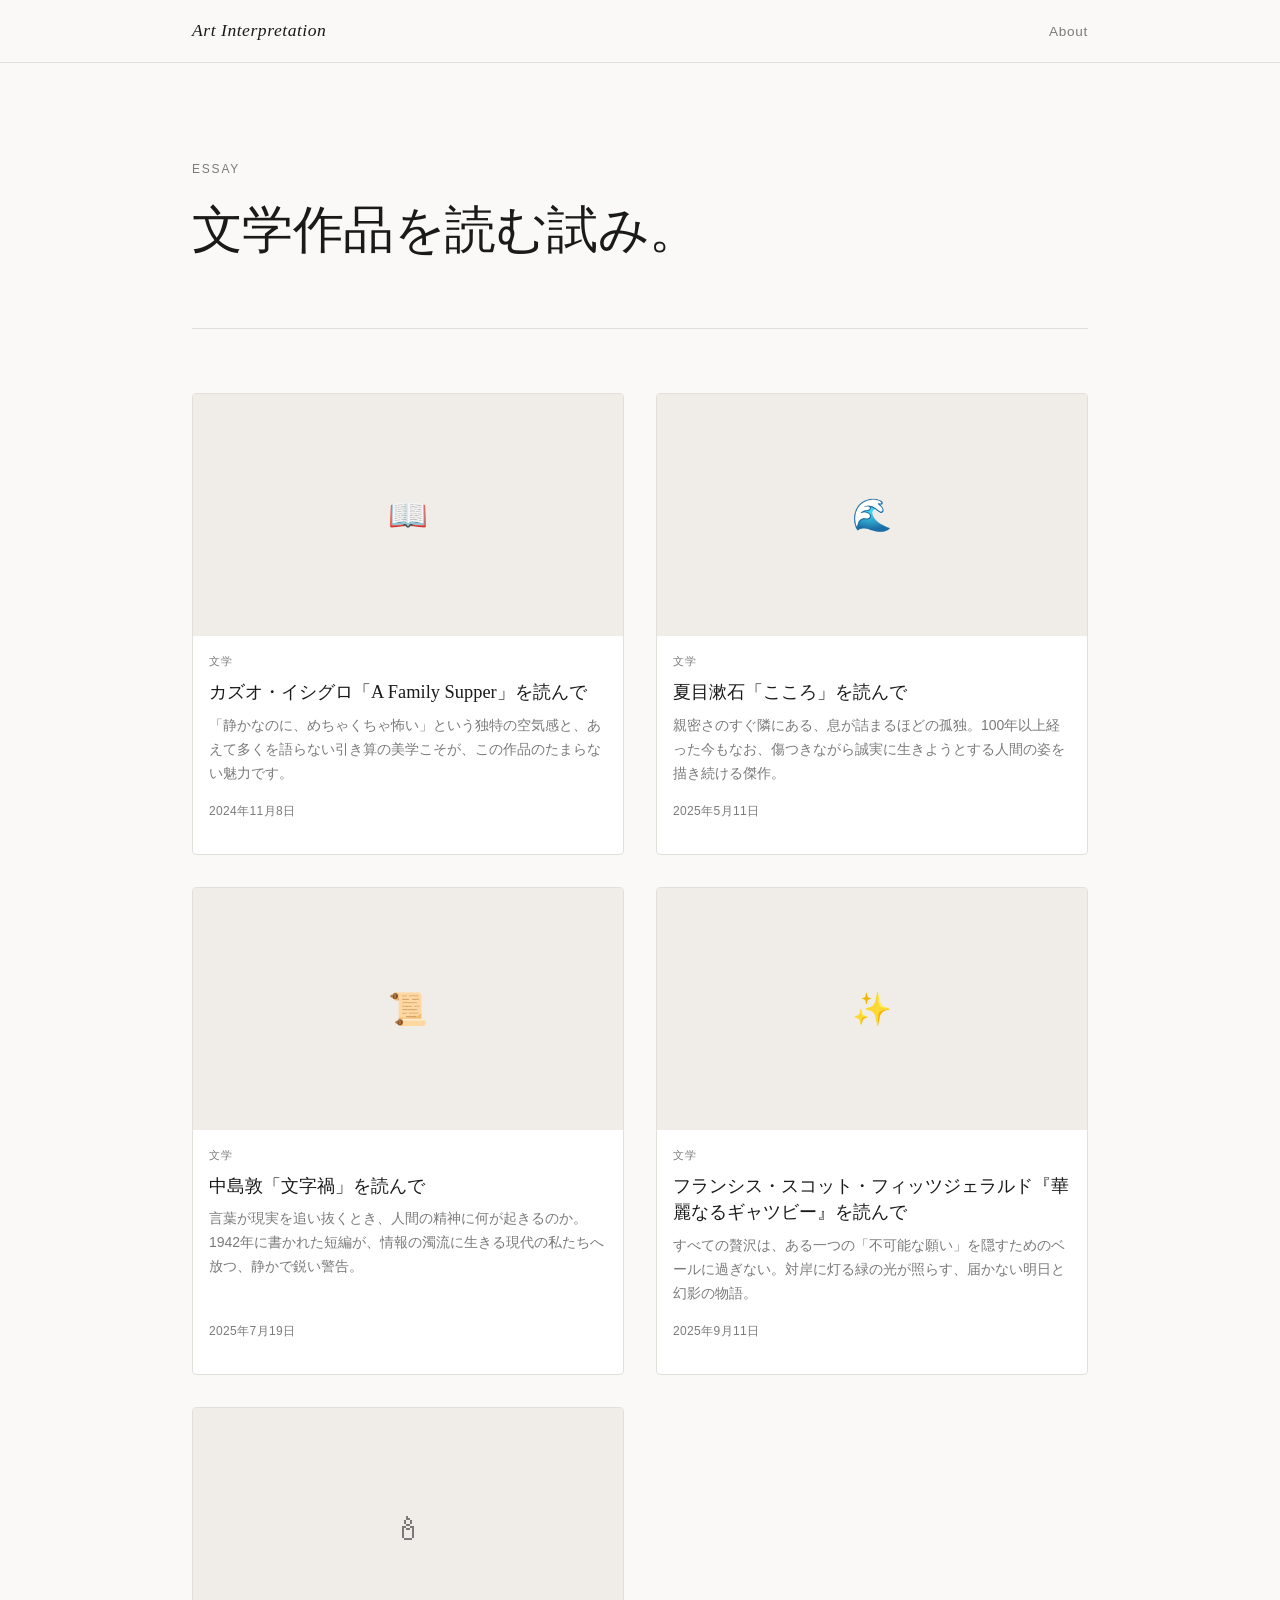
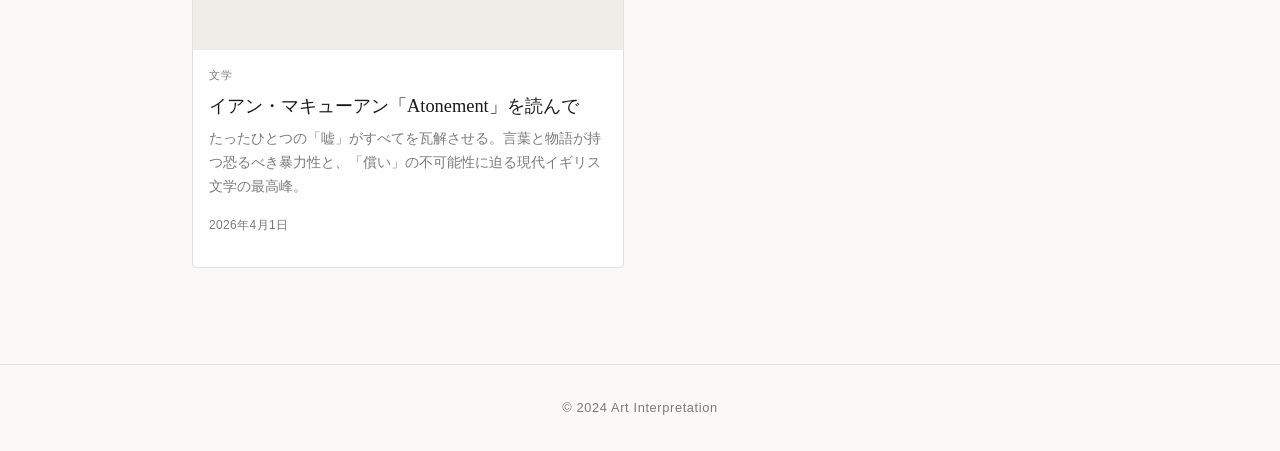
<file: index.html>
<!DOCTYPE html>
<html lang="ja">
<head>
  <meta charset="UTF-8">
  <meta name="viewport" content="width=device-width, initial-scale=1.0">
  <title>Art Interpretation — 作品解釈ブログ</title>
  <link rel="stylesheet" href="css/style.css">
</head>
<body>

  <header class="site-header">
    <div class="container">
      <a href="index.html" class="site-title">Art Interpretation</a>
      <nav class="site-nav">
        <a href="#">About</a>
      </nav>
    </div>
  </header>

  <main class="container">

    <section class="hero">
      <p class="hero-label">Essay</p>
      <h1 class="hero-title">文学作品を読む試み。</h1>
    </section>

    <section class="post-grid" id="post-grid">
      <!-- 記事カードは main.js が動的に挿入 -->
    </section>

  </main>

  <footer class="site-footer">
    <div class="container">
      <p>&copy; 2024 Art Interpretation</p>
    </div>
  </footer>

  <script src="js/main.js"></script>
</body>
</html>
</file>
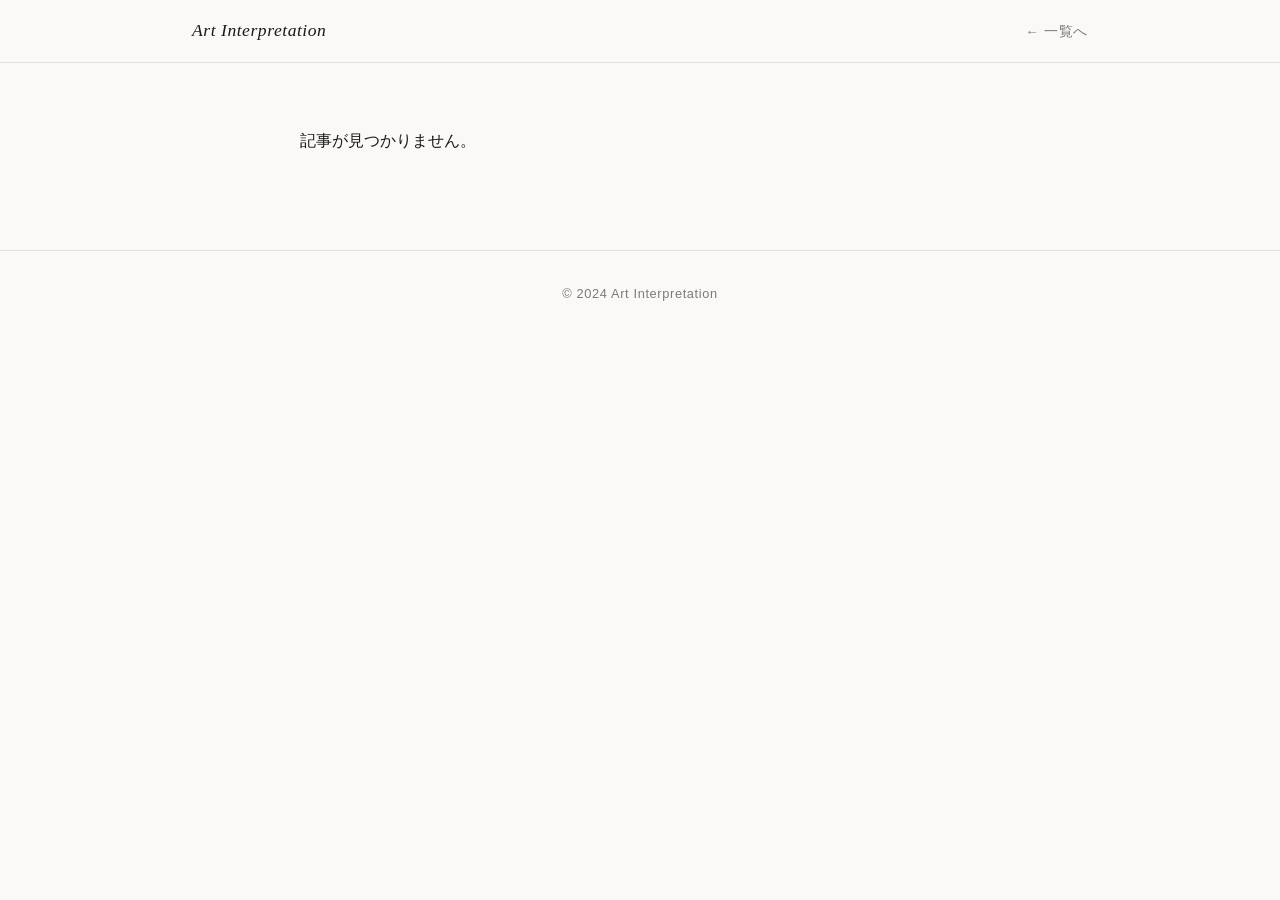
<file: post.html>
<!DOCTYPE html>
<html lang="ja">
<head>
  <meta charset="UTF-8">
  <meta name="viewport" content="width=device-width, initial-scale=1.0">
  <title>記事 — Art Interpretation</title>
  <link rel="stylesheet" href="css/style.css">
</head>
<body>

  <header class="site-header">
    <div class="container">
      <a href="index.html" class="site-title">Art Interpretation</a>
      <nav class="site-nav">
        <a href="index.html">← 一覧へ</a>
      </nav>
    </div>
  </header>

  <main class="container">
    <article class="post-article" id="post-article">
      <!-- main.js が動的に挿入 -->
    </article>
  </main>

  <footer class="site-footer">
    <div class="container">
      <p>&copy; 2024 Art Interpretation</p>
    </div>
  </footer>

  <script src="js/main.js"></script>
</body>
</html>
</file>
<file: css/style.css>
/* ===== Reset & Base ===== */
*, *::before, *::after {
  box-sizing: border-box;
  margin: 0;
  padding: 0;
}

:root {
  --color-bg: #faf9f7;
  --color-text: #1a1a1a;
  --color-muted: #7a7a7a;
  --color-border: #e2e0db;
  --color-accent: #2d2d2d;
  --color-tag-bg: #f0ede8;

  --font-serif: 'Georgia', 'Times New Roman', serif;
  --font-sans: 'Helvetica Neue', 'Hiragino Sans', 'Meiryo', sans-serif;

  --space-xs: 0.5rem;
  --space-sm: 1rem;
  --space-md: 2rem;
  --space-lg: 4rem;
  --space-xl: 6rem;

  --max-width: 960px;
  --radius: 4px;
}

html {
  font-size: 16px;
  scroll-behavior: smooth;
}

body {
  background-color: var(--color-bg);
  color: var(--color-text);
  font-family: var(--font-sans);
  line-height: 1.7;
  -webkit-font-smoothing: antialiased;
}

a {
  color: inherit;
  text-decoration: none;
}

img {
  display: block;
  max-width: 100%;
}

/* ===== Layout ===== */
.container {
  max-width: var(--max-width);
  margin: 0 auto;
  padding: 0 var(--space-md);
}

/* ===== Header ===== */
.site-header {
  border-bottom: 1px solid var(--color-border);
  padding: var(--space-sm) 0;
  position: sticky;
  top: 0;
  background-color: var(--color-bg);
  z-index: 100;
}

.site-header .container {
  display: flex;
  align-items: center;
  justify-content: space-between;
}

.site-title {
  font-family: var(--font-serif);
  font-size: 1.1rem;
  letter-spacing: 0.03em;
  font-style: italic;
}

.site-nav a {
  font-size: 0.85rem;
  color: var(--color-muted);
  letter-spacing: 0.05em;
  transition: color 0.2s;
}

.site-nav a:hover {
  color: var(--color-text);
}

/* ===== Hero ===== */
.hero {
  padding: var(--space-xl) 0 var(--space-lg);
  border-bottom: 1px solid var(--color-border);
  margin-bottom: var(--space-lg);
}

.hero-label {
  font-size: 0.75rem;
  letter-spacing: 0.15em;
  text-transform: uppercase;
  color: var(--color-muted);
  margin-bottom: var(--space-sm);
}

.hero-title {
  font-family: var(--font-serif);
  font-size: clamp(2rem, 5vw, 3.2rem);
  font-weight: normal;
  line-height: 1.35;
  letter-spacing: -0.01em;
}

/* ===== Post Grid ===== */
.post-grid {
  display: grid;
  grid-template-columns: repeat(auto-fill, minmax(280px, 1fr));
  gap: var(--space-md);
  padding-bottom: var(--space-xl);
}

/* ===== Post Card ===== */
.post-card {
  display: flex;
  flex-direction: column;
  border: 1px solid var(--color-border);
  border-radius: var(--radius);
  overflow: hidden;
  transition: transform 0.2s ease, box-shadow 0.2s ease;
  background: #fff;
}

.post-card:hover {
  transform: translateY(-3px);
  box-shadow: 0 8px 24px rgba(0, 0, 0, 0.07);
}

.post-card__image {
  width: 100%;
  aspect-ratio: 16 / 9;
  object-fit: cover;
  background-color: var(--color-tag-bg);
}

.post-card__image--placeholder {
  display: flex;
  align-items: center;
  justify-content: center;
  aspect-ratio: 16 / 9;
  background-color: var(--color-tag-bg);
  color: var(--color-muted);
  font-size: 2rem;
}

.post-card__body {
  padding: var(--space-sm) var(--space-sm) var(--space-md);
  display: flex;
  flex-direction: column;
  flex: 1;
}

.post-card__tag {
  font-size: 0.7rem;
  letter-spacing: 0.12em;
  text-transform: uppercase;
  color: var(--color-muted);
  margin-bottom: var(--space-xs);
}

.post-card__title {
  font-family: var(--font-serif);
  font-size: 1.15rem;
  font-weight: normal;
  line-height: 1.45;
  margin-bottom: var(--space-xs);
}

.post-card__excerpt {
  font-size: 0.875rem;
  color: var(--color-muted);
  line-height: 1.7;
  flex: 1;
}

.post-card__meta {
  margin-top: var(--space-sm);
  font-size: 0.75rem;
  color: var(--color-muted);
  letter-spacing: 0.03em;
}

/* ===== Footer ===== */
.site-footer {
  border-top: 1px solid var(--color-border);
  padding: var(--space-md) 0;
}

.site-footer p {
  font-size: 0.8rem;
  color: var(--color-muted);
  text-align: center;
  letter-spacing: 0.05em;
}

/* ===== Post Article ===== */
.post-article {
  max-width: 680px;
  margin: 0 auto;
  padding: var(--space-lg) 0 var(--space-xl);
}

.post-header {
  margin-bottom: var(--space-lg);
  padding-bottom: var(--space-md);
  border-bottom: 1px solid var(--color-border);
}

.post-tag {
  font-size: 0.75rem;
  letter-spacing: 0.12em;
  text-transform: uppercase;
  color: var(--color-muted);
  margin-bottom: var(--space-sm);
}

.post-title {
  font-family: var(--font-serif);
  font-size: clamp(1.6rem, 4vw, 2.2rem);
  font-weight: normal;
  line-height: 1.4;
  margin-bottom: var(--space-sm);
}

.post-date {
  font-size: 0.8rem;
  color: var(--color-muted);
}

.post-body {
  display: flex;
  flex-direction: column;
  gap: 1.4em;
}

.post-heading {
  font-family: var(--font-sans);
  font-size: 1.1rem;
  font-weight: bold;
  margin-top: var(--space-md);
  padding-bottom: 0.4em;
  border-bottom: 1px solid var(--color-border);
}

.post-text {
  font-size: 1rem;
  line-height: 1.9;
}

.post-quote {
  margin: 0;
  padding: var(--space-sm) var(--space-md);
  border-left: 3px solid var(--color-border);
  background: #f7f5f2;
  border-radius: 0 var(--radius) var(--radius) 0;
}

.post-quote p {
  font-family: var(--font-serif);
  font-style: italic;
  font-size: 0.95rem;
  line-height: 1.75;
  color: #444;
}

.post-quote p + p {
  margin-top: 0.5em;
}

/* ===== Responsive ===== */
@media (max-width: 600px) {
  .post-grid {
    grid-template-columns: 1fr;
  }

  .hero {
    padding: var(--space-lg) 0 var(--space-md);
  }
}
</file>
